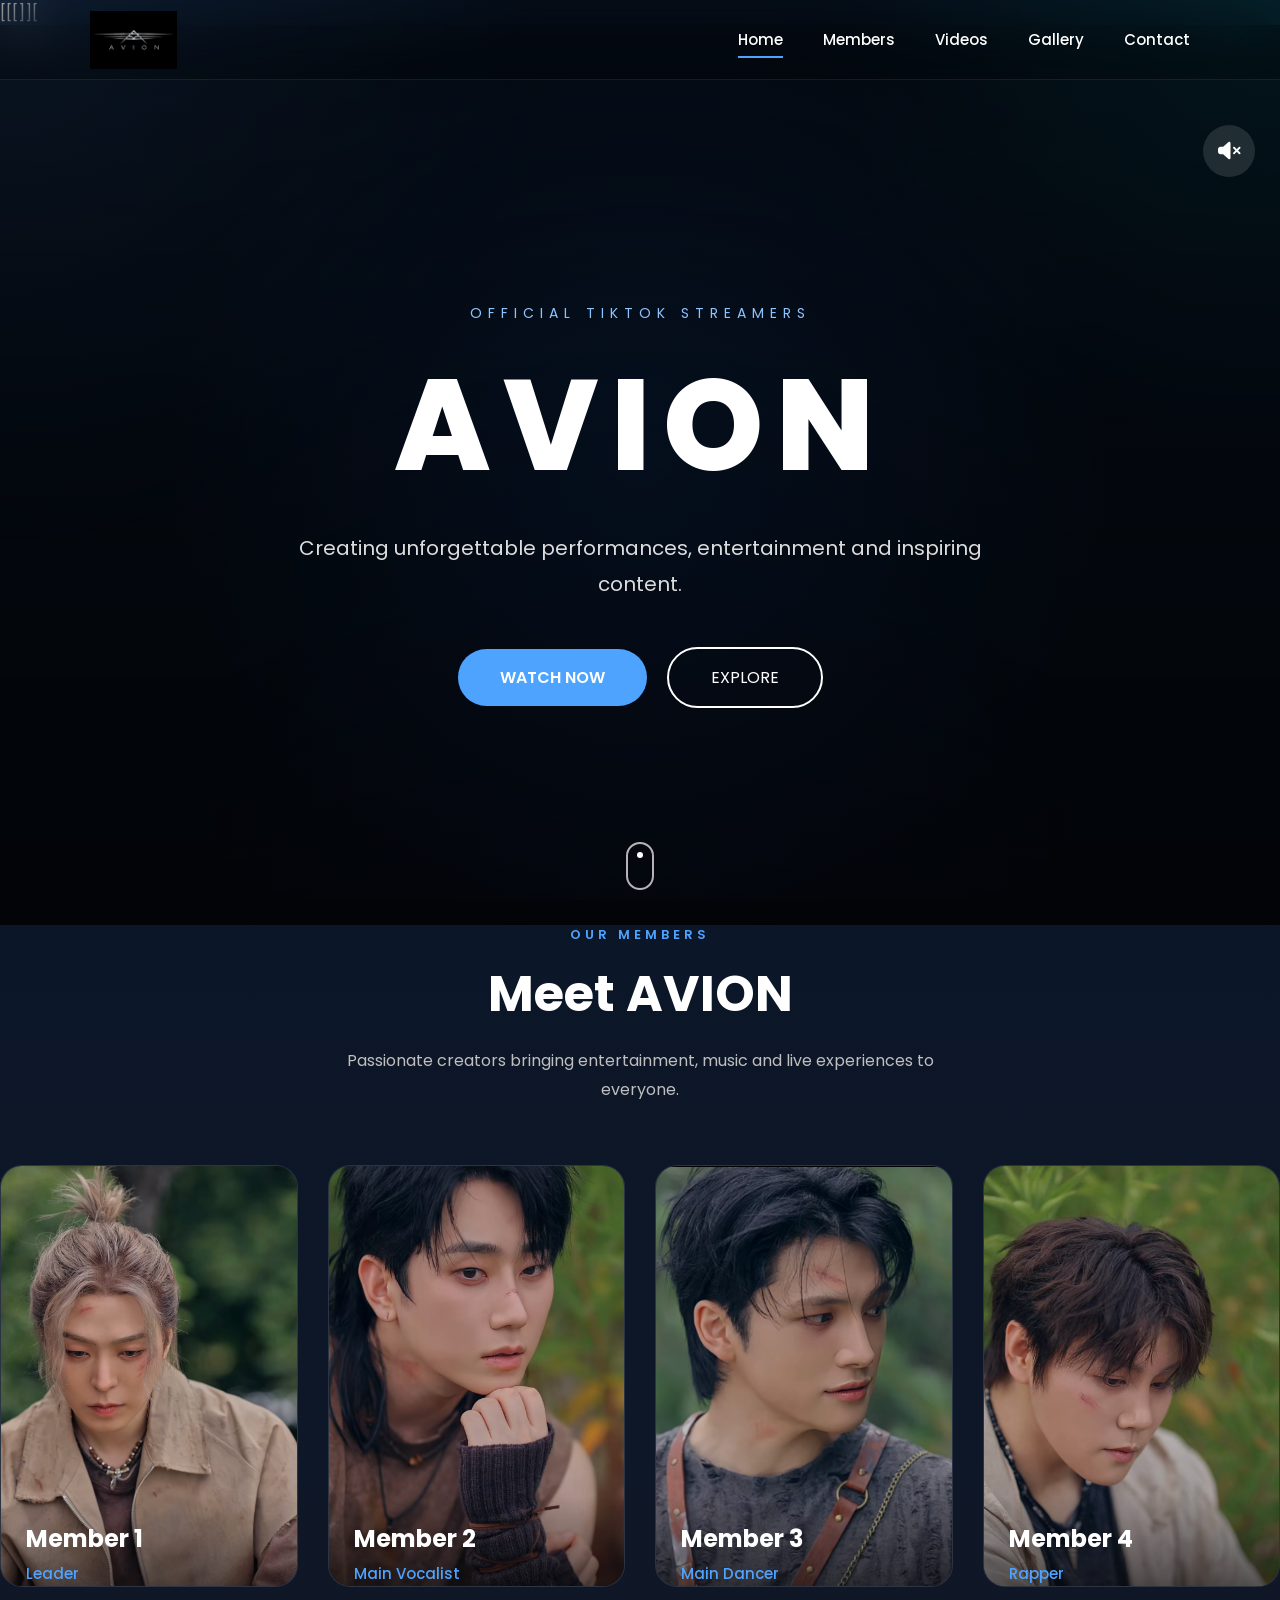
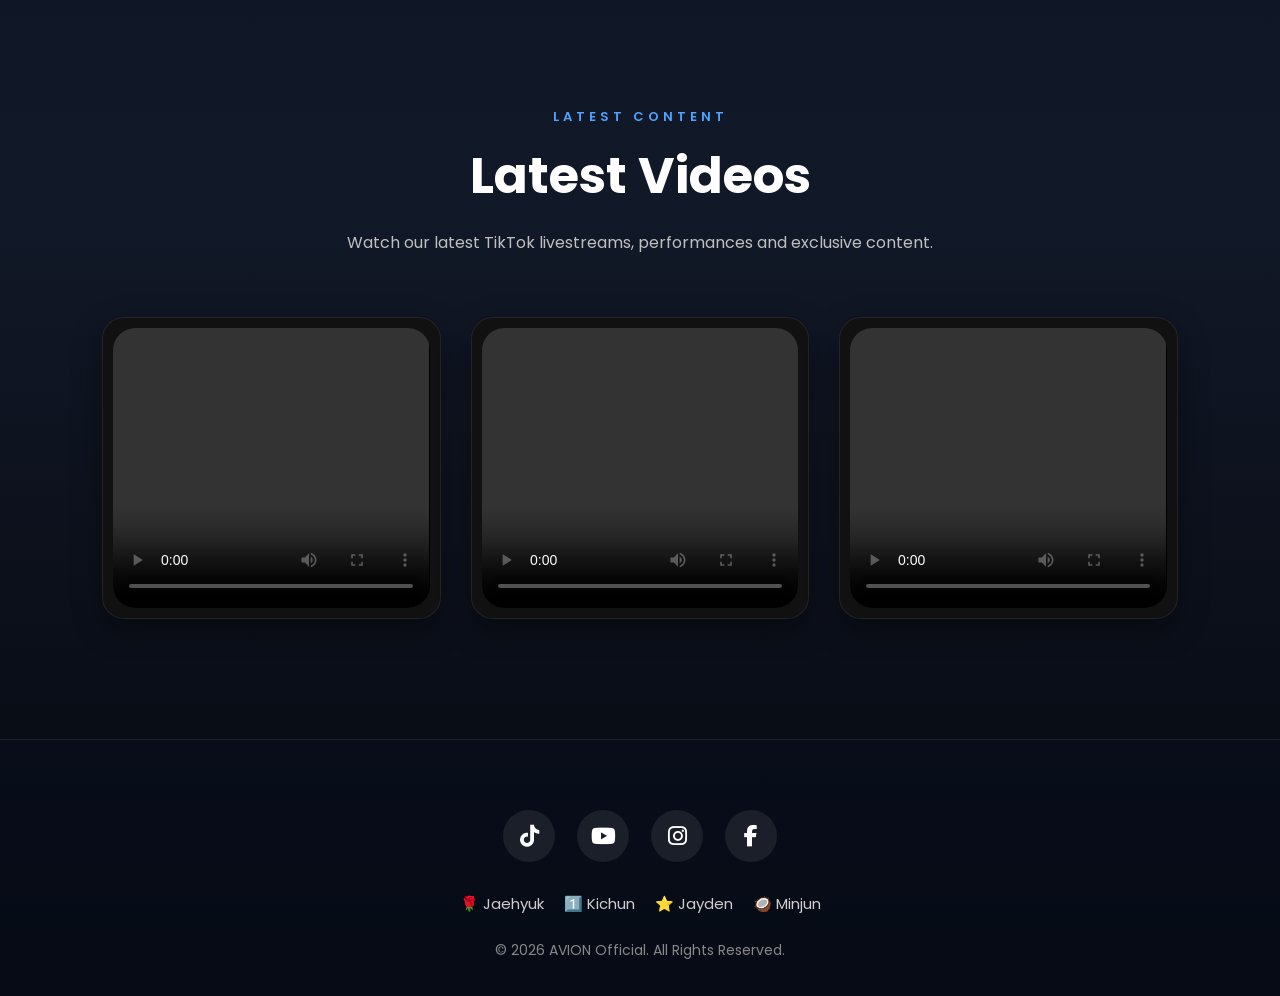
<file: index.html>
[[[<!DOCTYPE html>]][
<html lang="en">

<head>

<meta charset="UTF-8">

<meta name="viewport"
content="width=device-width, initial-scale=1.0">

<title>AVION Official</title>

<link rel="stylesheet" href="assets/css/style.css">

<link rel="preconnect" href="https://fonts.googleapis.com">

<link rel="preconnect" href="https://fonts.gstatic.com" crossorigin>

<link href="https://fonts.googleapis.com/css2?family=Poppins:wght@300;400;500;600;700;800&display=swap" rel="stylesheet">

<link rel="stylesheet"
href="https://cdnjs.cloudflare.com/ajax/libs/font-awesome/6.6.0/css/all.min.css">

</head>

<body>

<header>

<nav class="navbar">

   <a href="index.html" class="logo">

        <img src="assets/images/logo/logo.png" alt="AVION">

    </a>

    <ul class="nav-links">

        <li><a class="active" href="index.html">Home</a></li>
        <li><a href="members.html">Members</a></li>
        <li><a href="videos.html">Videos</a></li>
        <li><a href="gallery.html">Gallery</a></li>
        <li><a href="contact.html">Contact</a></li>

    </ul>

    <div class="menu-btn">

        <i class="fa-solid fa-bars"></i>

    </div>

</nav>

<div class="mobile-menu">

    <a href="#">Home</a>
    <a href="members.html">Members</a>
    <a href="videos.html">Videos</a>
    <a href="gallery.html">Gallery</a>
    <a href="contact.html">Contact</a>

</div>

</header>

<!-- ===========================
     HERO SECTION
=========================== -->

<section class="hero">

    <!-- Background Video -->
    <video class="hero-video"
        autoplay
        muted
        loop
        playsinline>

        <source src="assets/videos/hero.mp4" type="video/mp4">

    </video>
<button class="sound-toggle">

    <i class="fa-solid fa-volume-xmark"></i>

</button>
    <!-- Dark Overlay -->
    <div class="hero-overlay"></div>

    <!-- Hero Content -->
    <div class="hero-content">

        <span class="hero-tag">
            OFFICIAL TIKTOK STREAMERS
        </span>

        <h1 class="hero-title">
            AVION
        </h1>

        <p class="hero-description">

            Creating unforgettable performances,
            entertainment and inspiring content.

        </p>

        <div class="hero-buttons">

            <a href="#" class="btn">
                WATCH NOW
            </a>

            <a href="#" class="btn-outline">
                EXPLORE
            </a>

        </div>

    </div>

    <!-- Scroll Indicator -->

    <div class="scroll-indicator">

        <span></span>

    </div>

</section>

<!-- ===========================
     MEMBERS SECTION
=========================== -->

<section class="members">

    <div class="section-title">

        <span>OUR MEMBERS</span>

        <h2>Meet AVION</h2>

        <p>
            Passionate creators bringing entertainment,
            music and live experiences to everyone.
        </p>

    </div>

    <div class="members-grid">

    <!-- Member 1 -->
    <div class="member-card">

        <img src="assets/images/members/member1.jpg" alt="Member 1">

        <div class="member-info">

            <h3>Member 1</h3>

            <p>Leader</p>
<div class="member-social">

    <a href="#">
        <i class="fa-brands fa-tiktok"></i>
    </a>

    <a href="#">
        <i class="fa-brands fa-instagram"></i>
    </a>

    <a href="#">
        <i class="fa-brands fa-facebook-f"></i>
    </a>

</div>
        </div>

    </div>

    <!-- Member 2 -->
    <div class="member-card">

        <img src="assets/images/members/member2.jpg" alt="Member 2">

        <div class="member-info">

            <h3>Member 2</h3>

            <p>Main Vocalist</p>
<div class="member-social">

    <a href="#">
        <i class="fa-brands fa-tiktok"></i>
    </a>

    <a href="#">
        <i class="fa-brands fa-instagram"></i>
    </a>

    <a href="#">
        <i class="fa-brands fa-facebook-f"></i>
    </a>

</div>
        </div>

    </div>

    <!-- Member 3 -->
    <div class="member-card">

        <img src="assets/images/members/member3.jpg" alt="Member 3">

        <div class="member-info">

            <h3>Member 3</h3>

            <p>Main Dancer</p>
<div class="member-social">

    <a href="#">
        <i class="fa-brands fa-tiktok"></i>
    </a>

    <a href="#">
        <i class="fa-brands fa-instagram"></i>
    </a>

    <a href="#">
        <i class="fa-brands fa-facebook-f"></i>
    </a>

</div>
        </div>

    </div>

    <!-- Member 4 -->
    <div class="member-card">

        <img src="assets/images/members/member4.jpg" alt="Member 4">

        <div class="member-info">

            <h3>Member 4</h3>

            <p>Rapper</p>
<div class="member-social">

    <a href="#">
        <i class="fa-brands fa-tiktok"></i>
    </a>

    <a href="#">
        <i class="fa-brands fa-instagram"></i>
    </a>

    <a href="#">
        <i class="fa-brands fa-facebook-f"></i>
    </a>

</div>
        </div>

    </div>

</div>
    
</section>

    <!-- ===========================
     LATEST VIDEOS
=========================== -->

<section class="videos">

    <div class="section-title">

        <span>LATEST CONTENT</span>

        <h2>Latest Videos</h2>

        <p>
            Watch our latest TikTok livestreams, performances and exclusive content.
        </p>

    </div>

   <div class="video-grid">

    <!-- Video 1 -->
    <div class="video-card">

        <video class="video-preview" controls preload="metadata">

            <source src="assets/videos/video1.mp4" type="video/mp4">

        </video>

    </div>

    <!-- Video 2 -->
    <div class="video-card">

        <video class="video-preview" controls preload="metadata">

            <source src="assets/videos/video2.mp4" type="video/mp4">

        </video>

    </div>

    <!-- Video 3 -->
    <div class="video-card">

        <video class="video-preview" controls preload="metadata">

            <source src="assets/videos/video3.mp4" type="video/mp4">

        </video>

    </div>

</div>

</section>

<!-- ===========================
     FOOTER
=========================== -->
<footer class="footer">

    <div class="footer-social">

        <a href="#" title="Official TikTok">
            <i class="fa-brands fa-tiktok"></i>
        </a>

        <a href="#" title="YouTube">
            <i class="fa-brands fa-youtube"></i>
        </a>

        <a href="#" title="Instagram">
            <i class="fa-brands fa-instagram"></i>
        </a>

        <a href="#" title="Facebook">
            <i class="fa-brands fa-facebook-f"></i>
        </a>

    </div>

    <div class="footer-members">

        <a href="#">🌹 Jaehyuk</a>
        <a href="#">1️⃣ Kichun</a>
        <a href="#">⭐ Jayden</a>
        <a href="#">🥥 Minjun</a>

    </div>

    <p>© 2026 AVION Official. All Rights Reserved.</p>

</footer>

<script src="assets/js/app.js"></script>

</body>

</html>
</file>
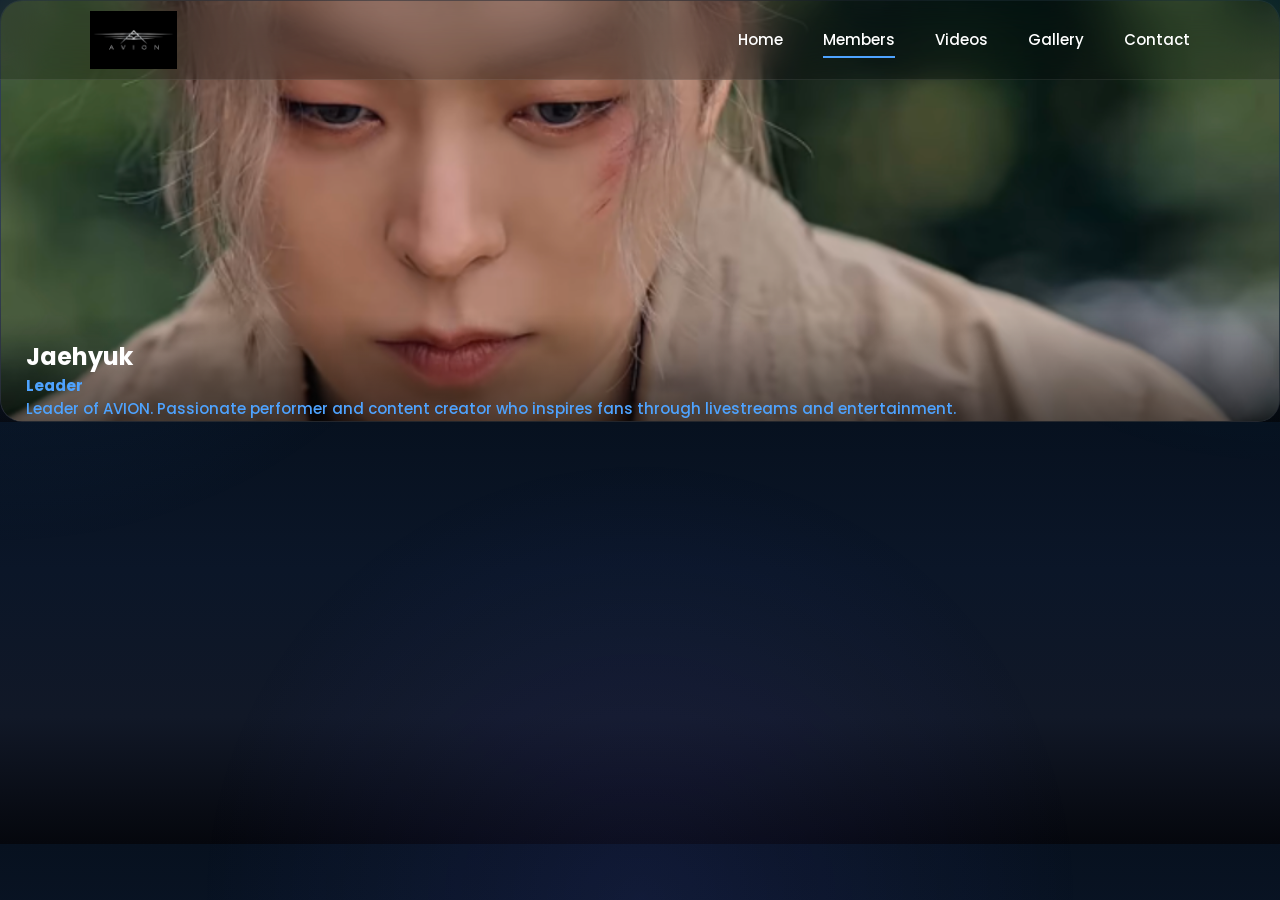
<file: jaehyuk.html>
<!DOCTYPE html>
<html lang="en">

<head>

<meta charset="UTF-8">
<meta name="viewport" content="width=device-width, initial-scale=1.0">

<title>Jaehyuk | AVION Official</title>

<link rel="stylesheet" href="assets/css/style.css">

<link rel="stylesheet"
href="https://cdnjs.cloudflare.com/ajax/libs/font-awesome/6.6.0/css/all.min.css">

</head>

<body>

<header>

<nav class="navbar">

<a href="index.html" class="logo">
<img src="assets/images/logo/logo.png" alt="AVION">
</a>

<ul class="nav-links">

<li><a href="index.html">Home</a></li>
<li><a href="members.html" class="active">Members</a></li>
<li><a href="videos.html">Videos</a></li>
<li><a href="gallery.html">Gallery</a></li>
<li><a href="contact.html">Contact</a></li>

</ul>

</nav>

</header>

<section class="members">

<div class="member-card">

<img src="assets/images/members/member1.jpg" alt="Jaehyuk">

<div class="member-info">

<h2>Jaehyuk</h2>

<p><strong>Leader</strong></p>

<p>
Leader of AVION. Passionate performer and content creator who inspires fans through livestreams and entertainment.
</p>

<div class="member-social">

<a href="#"><i class="fa-brands fa-tiktok"></i></a>

<a href="#"><i class="fa-brands fa-instagram"></i></a>

<a href="#"><i class="fa-brands fa-facebook-f"></i></a>

</div>

</div>

</div>

</section>

<script src="assets/js/app.js"></script>

</body>

</html>
</file>
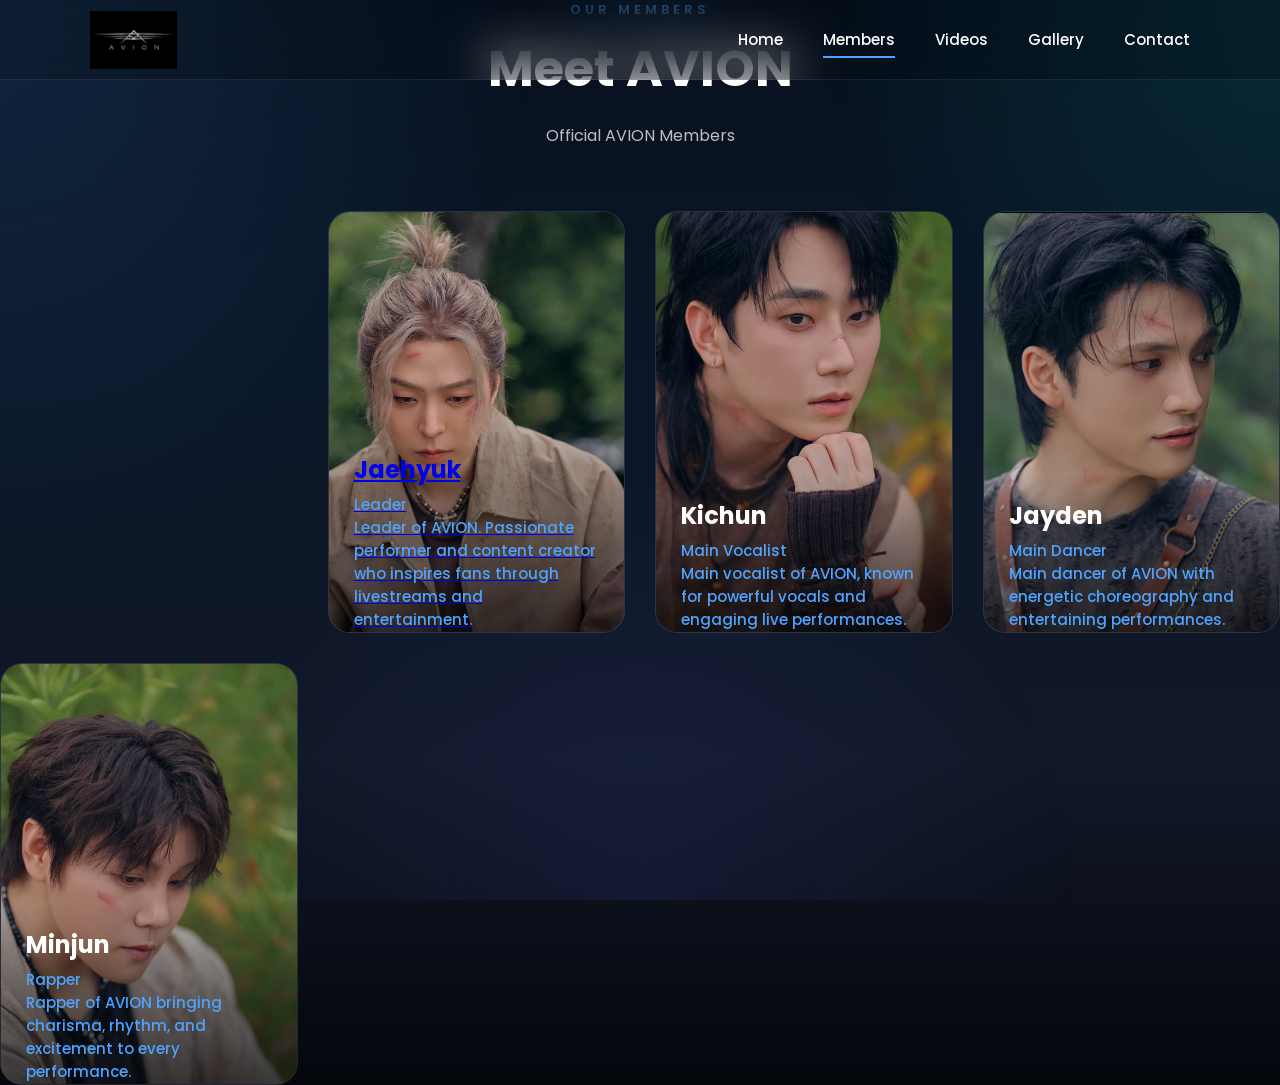
<file: members.html>
<!DOCTYPE html>
<html lang="en">

<head>

<meta charset="UTF-8">
<meta name="viewport" content="width=device-width, initial-scale=1.0">

<title>AVION Members</title>

<link rel="stylesheet" href="assets/css/style.css">

<link rel="stylesheet"
href="https://cdnjs.cloudflare.com/ajax/libs/font-awesome/6.6.0/css/all.min.css">

</head>

<body>

<header>

<nav class="navbar">

<a href="index.html" class="logo">
<img src="assets/images/logo/logo.png" alt="AVION">
</a>

<ul class="nav-links">

<li><a href="index.html">Home</a></li>
<li><a class="active" href="members.html">Members</a></li>
<li><a href="videos.html">Videos</a></li>
<li><a href="gallery.html">Gallery</a></li>
<li><a href="contact.html">Contact</a></li>

</ul>

</nav>

</header>

<section class="members">

<div class="section-title">

<span>OUR MEMBERS</span>

<h2>Meet AVION</h2>

<p>Official AVION Members</p>

</div>

<div class="members-grid">

   <!-- Member 1 -->
<a href="jaehyuk.html" target="_blank" class="member-link">

<div class="member-card">

        <img src="assets/images/members/member1.jpg" alt="Member 1">

        <div class="member-info">

            <h3>Jaehyuk</h3>

            <p>Leader</p>

            <p>
                Leader of AVION. Passionate performer and content creator who inspires fans through livestreams and entertainment.
            </p>

            <div class="member-social">

                <a href="#"><i class="fa-brands fa-tiktok"></i></a>
                <a href="#"><i class="fa-brands fa-instagram"></i></a>
                <a href="#"><i class="fa-brands fa-facebook-f"></i></a>

            </div>

               </div>

    </div>

</a>

    <!-- Member 2 -->
    <div class="member-card">

        <img src="assets/images/members/member2.jpg" alt="Member 2">

        <div class="member-info">

            <h3>Kichun</h3>

            <p>Main Vocalist</p>

            <p>
                Main vocalist of AVION, known for powerful vocals and engaging live performances.
            </p>

            <div class="member-social">

                <a href="#"><i class="fa-brands fa-tiktok"></i></a>
                <a href="#"><i class="fa-brands fa-instagram"></i></a>
                <a href="#"><i class="fa-brands fa-facebook-f"></i></a>

            </div>

        </div>

    </div>

    <!-- Member 3 -->
    <div class="member-card">

        <img src="assets/images/members/member3.jpg" alt="Member 3">

        <div class="member-info">

            <h3>Jayden</h3>

            <p>Main Dancer</p>

            <p>
                Main dancer of AVION with energetic choreography and entertaining performances.
            </p>

            <div class="member-social">

                <a href="#"><i class="fa-brands fa-tiktok"></i></a>
                <a href="#"><i class="fa-brands fa-instagram"></i></a>
                <a href="#"><i class="fa-brands fa-facebook-f"></i></a>

            </div>

        </div>

    </div>

    <!-- Member 4 -->
    <div class="member-card">

        <img src="assets/images/members/member4.jpg" alt="Member 4">

        <div class="member-info">

            <h3>Minjun</h3>

            <p>Rapper</p>

            <p>
                Rapper of AVION bringing charisma, rhythm, and excitement to every performance.
            </p>

            <div class="member-social">

                <a href="#"><i class="fa-brands fa-tiktok"></i></a>
                <a href="#"><i class="fa-brands fa-instagram"></i></a>
                <a href="#"><i class="fa-brands fa-facebook-f"></i></a>

            </div>

        </div>

    </div>

</div>

</section>

<script src="assets/js/app.js"></script>

</body>

</html>
</file>
<file: assets/css/style.css>
/* ===========================
   GOOGLE FONT
=========================== */

@import url('https://fonts.googleapis.com/css2?family=Poppins:wght@300;400;500;600;700;800&display=swap');

*{
    margin:0;
    padding:0;
    box-sizing:border-box;
    font-family:'Poppins',sans-serif;
}

html{
    scroll-behavior:smooth;
}

body{

    background:linear-gradient(
        180deg,
        #07111f 0%,
        #0b1628 35%,
        #111827 70%,
        #05070d 100%
    );

    color:#fff;

    overflow-x:hidden;

}

body::before{

    content:"";

    position:fixed;

    inset:0;

    background:

        radial-gradient(circle at top left,
        rgba(78,163,255,.14),
        transparent 35%),

        radial-gradient(circle at top right,
        rgba(0,255,255,.10),
        transparent 30%),

        radial-gradient(circle at bottom,
        rgba(100,100,255,.10),
        transparent 40%);

    pointer-events:none;

    z-index:-999;

}
/*=========================
 MOBILE
==========================*/

@media(max-width:768px){

.hero-tag{

letter-spacing:3px;

font-size:11px;

}

.hero-buttons{

    width:100%;

    flex-direction:column;

    justify-content:center;

    align-items:center;

    gap:16px;

}
.hero{

    padding:100px 20px 60px;

}

.hero-content{

    width:100%;

    max-width:100%;

    padding:0;

}

.hero-title{

    font-size:60px;

    letter-spacing:6px;

}

.hero-description{

    width:100%;

    max-width:320px;

    margin:20px auto;

    font-size:18px;

}

.hero-tag{

    font-size:12px;

    letter-spacing:2px;

}

.scroll-indicator{

    left:50%;

    transform:translateX(-50%);

}
.btn,

.btn-outline{

width:220px;

text-align:center;

}

}
/*=========================
 HERO
==========================*/

.hero{

    position:relative;

    width:100%;

    min-height:100vh;

    display:flex;

    justify-content:center;

    align-items:center;

    text-align:center;

    overflow:hidden;

    padding:120px 20px 60px;
    isolation:isolate;
}

/* Background */

.hero-video{

    position:absolute;

    top:0;

    left:0;

    width:100%;

    height:100%;

    object-fit:cover;

    z-index:-2;

}

.hero-overlay{

    position:absolute;

    inset:0;

    z-index:-1;

    background:
        linear-gradient(
            rgba(0,0,0,.45),
            rgba(0,0,0,.80)
        ),
        radial-gradient(
            circle at center,
            rgba(30,120,255,.18),
            transparent 60%
        );

}

.hero-content{

    position:relative;

    z-index:10;

    width:100%;

    max-width:900px;

    margin:0 auto;

    display:flex;

    flex-direction:column;

    justify-content:center;

    align-items:center;

    text-align:center;

    padding:20px;

}

.hero-tag{

    display:inline-block;

    letter-spacing:6px;

    color:#8ec5ff;

    font-size:14px;

    margin-bottom:18px;

}
.hero-title{

    font-size:clamp(60px,10vw,150px);

    font-weight:800;

    letter-spacing:12px;

    line-height:1;

    margin:20px 0;

    color:#fff;

    text-align:center;

    text-transform:uppercase;

    animation:fadeUp 1.2s ease;

}
.hero-description{

    margin-top:20px;

    color:#ddd;

    font-size:20px;

    line-height:1.8;

    max-width:700px;

    margin-left:auto;

    margin-right:auto;

    animation:fadeUp 1.6s ease;

}

.hero-buttons{

    margin-top:45px;

    display:flex;

    justify-content:center;

    align-items:center;

    flex-wrap:wrap;

    gap:20px;

    width:100%;

}
.btn{

    background:#4ea3ff;

    color:white;

    padding:16px 42px;

    border-radius:40px;

    text-decoration:none;

    transition:.35s;

    font-weight:600;

}

.btn:hover{

    transform:translateY(-4px);

    box-shadow:0 15px 35px rgba(78,163,255,.45);

}

.btn-outline{

    border:2px solid white;

    color:white;

    padding:16px 42px;

    border-radius:40px;

    text-decoration:none;

    transition:.35s;

}

.btn-outline:hover{

    background:white;

    color:#000;

}
@keyframes fadeUp{

    from{

        opacity:0;

        transform:translateY(40px);

    }

    to{

        opacity:1;

        transform:translateY(0);

    }

}

@keyframes zoomHero{

    from{

        transform:scale(1.08);

    }

    to{

        transform:scale(1.18);

    }

}
@keyframes scrollDown{

    0%{

        opacity:0;

        transform:translate(-50%,0);

    }

    30%{

        opacity:1;

    }

    100%{

        opacity:0;

        transform:translate(-50%,18px);

    }

}
/*==============================
 MEMBERS SECTION
==============================*/

}

.section-title{

    width:100%;

    max-width:800px;

    margin:0 auto 60px;

    text-align:center;

}
.section-title span{

    display:block;

    color:#4EA3FF;

    letter-spacing:4px;

    font-size:13px;

    font-weight:600;

    text-align:center;

}

.section-title h2{

    text-align:center;

    font-size:50px;

    margin-top:12px;

    margin-bottom:15px;

}

.section-title p{

    max-width:650px;

    margin:0 auto;

    text-align:center;

    color:#BFBFBF;

    line-height:1.8;

}
.members-grid{

    display:grid;

    grid-template-columns:repeat(4,1fr);

    gap:30px;

    margin-top:60px;

}
.member-card{

    position:relative;

    overflow:hidden;

    border-radius:22px;

    background:rgba(255,255,255,.05);

    border:1px solid rgba(255,255,255,.08);

    backdrop-filter:blur(15px);

    cursor:pointer;

    transition:.4s;

}
.member-card img{

    width:100%;

    height:420px;

    object-fit:cover;

    display:block;

    transition:transform .6s ease;

}
.member-card:hover{

    transform:translateY(-12px);

    border-color:#4EA3FF;

    box-shadow:
        0 20px 50px rgba(0,0,0,.45),
        0 0 25px rgba(78,163,255,.35);

}
.member-card:hover img{

    transform:scale(1.08);

}
.member-card:hover .member-info{

    bottom:0;

}
.member-info{

    position:absolute;

    left:0;

    bottom:-80px;

    width:100%;

    padding:25px;

    background:linear-gradient(

        transparent,

        rgba(0,0,0,.95)

    );

    transition:.45s ease;

}
.member-info h3{

    font-size:24px;

    font-weight:700;

    margin-bottom:6px;

}

.member-info p{

    color:#4EA3FF;

    font-size:15px;

    font-weight:500;

}
.member-social{

    display:flex;

    gap:12px;

    margin-top:18px;

}

.member-social a{

    width:38px;

    height:38px;

    display:flex;

    justify-content:center;

    align-items:center;

    border-radius:50%;

    background:rgba(255,255,255,.10);

    color:#fff;

    text-decoration:none;

    transition:.35s;

}

.member-social a:hover{

    background:#4EA3FF;

    transform:translateY(-4px);

}
/*==============================
 MEMBERS RESPONSIVE
==============================*/

/* Laptop */
@media (max-width:1200px){

    .members-grid{

        grid-template-columns:repeat(3,1fr);

    }

}

/* Tablet */
@media (max-width:900px){

    .members-grid{

        grid-template-columns:repeat(2,1fr);

    }

}

/* Mobile */
@media (max-width:600px){

    .members-grid{

        grid-template-columns:1fr;

    }

    .member-card img{

        height:380px;

    }

}
/*==============================
 SCROLL INDICATOR
==============================*/

.scroll-indicator{

    position:absolute;

    bottom:35px;

    left:50%;

    transform:translateX(-50%);

    z-index:20;

}

.scroll-indicator span{

    display:block;

    width:28px;

    height:48px;

    border:2px solid rgba(255,255,255,.7);

    border-radius:50px;

    position:relative;

}

.scroll-indicator span::before{

    content:"";

    position:absolute;

    left:50%;

    top:8px;

    transform:translateX(-50%);

    width:6px;

    height:6px;

    background:#ffffff;

    border-radius:50%;

    animation:scrollDown 2s infinite;

}
/*==============================
 PREMIUM NAVBAR
==============================*/

.navbar{

    position:fixed;

    top:0;

    left:0;

    width:100%;

    height:80px;

    padding:0 7%;

    display:flex;

    justify-content:space-between;

    align-items:center;

    z-index:9999;

    transition:.4s;

    background:rgba(0,0,0,.20);

    backdrop-filter:blur(25px);

    border-bottom:1px solid rgba(255,255,255,.08);

}

.navbar.scrolled{

    background:#090909;

    box-shadow:0 10px 40px rgba(0,0,0,.45);

}

.logo{

    display:flex;

    align-items:center;

    text-decoration:none;

}

.logo img{

    height:58px;

    width:auto;

    display:block;

    object-fit:contain;

}

.nav-links{

    display:flex;

    gap:40px;

    list-style:none;

}

.nav-links a{

    color:white;

    text-decoration:none;

    font-size:15px;

    font-weight:500;

    position:relative;

}

.nav-links a::after{

    content:"";

    position:absolute;

    left:0;

    bottom:-8px;

    width:0;

    height:2px;

    background:#4ea3ff;

    transition:.35s;

}

.nav-links a:hover::after,

.nav-links .active::after{

    width:100%;

}

.nav-links a:hover{

    color:#4ea3ff;

}
.menu-btn{

    display:none;

    font-size:28px;

    color:white;

    cursor:pointer;

}

.mobile-menu{

    position:fixed;

    top:80px;

    right:-100%;

    width:280px;

    height:calc(100vh - 80px);

    background:#090909;

    transition:.4s;

    display:flex;

    flex-direction:column;

    padding:40px;

    gap:25px;

    z-index:9998;

}

.mobile-menu.active{

    right:0;

}

.mobile-menu a{

    color:white;

    text-decoration:none;

    font-size:18px;

}
@media(max-width:900px){

    .nav-links{

        display:none;

    }

    .menu-btn{

        display:block;

    }

    .logo img{

        height:42px;

    }

}
/*==============================
 LATEST VIDEOS
==============================*/

.videos{

    padding:120px 8%;

    background:transparent;

}

.video-grid{

    display:grid;

    grid-template-columns:repeat(3,1fr);

    gap:30px;

    margin-top:60px;

}
.video-card{

    position:relative;

    overflow:hidden;

    border-radius:22px;

    cursor:pointer;

    background:#111;

    border:1px solid rgba(255,255,255,.08);
    box-shadow:0 10px 30px rgba(0,0,0,.35);

    padding:10px;
    transition:.4s;

}
.video-card:hover{

    transform:translateY(-10px);

    border-color:#4EA3FF;

    box-shadow:
        0 20px 50px rgba(0,0,0,.45),
        0 0 30px rgba(78,163,255,.35);

}

.video-card:hover .video-preview{

    transform:scale(1.03);

    transition:.4s;

}
.video-preview{

    width:100%;

    height:280px;

    display:block;

    object-fit:cover;

    border-radius:22px;

    background:#000;
    transition:.4s;

    cursor:pointer;
}
/*==============================
 SOUND BUTTON
==============================*/

.sound-toggle{

    position:absolute;

    top:100px;

    right:25px;

    width:52px;

    height:52px;

    border:none;

    border-radius:50%;

    background:rgba(255,255,255,.12);

    backdrop-filter:blur(12px);

    color:#fff;

    font-size:20px;

    cursor:pointer;

    z-index:100;

    transition:.35s;

}

.sound-toggle:hover{

    background:#4EA3FF;

    transform:scale(1.08);

}
/*==============================
 FOLLOW AVION
==============================*/

.follow{

    padding:120px 8%;

    background:#090909;

}

.follow-grid{

    margin-top:60px;

    display:grid;

    grid-template-columns:repeat(2,1fr);

    gap:30px;

}

.follow-card{

    background:rgba(255,255,255,.05);

    border:1px solid rgba(255,255,255,.08);

    border-radius:24px;

    padding:40px;

    text-align:center;

    backdrop-filter:blur(15px);

    transition:.35s;

}

.follow-card:hover{

    transform:translateY(-10px);

    border-color:#4EA3FF;

    box-shadow:
        0 20px 50px rgba(0,0,0,.45),
        0 0 25px rgba(78,163,255,.35);

}

.follow-card i{

    font-size:52px;

    color:#4EA3FF;

    margin-bottom:20px;

}

.follow-card h3{

    font-size:28px;

    margin-bottom:12px;

}

.follow-card p{

    color:#BFBFBF;

    margin-bottom:25px;

}

.follow-card a{

    display:inline-block;

    padding:12px 28px;

    border-radius:40px;

    text-decoration:none;

    color:#fff;

    border:2px solid #4EA3FF;

    transition:.35s;

}

.follow-card a:hover{

    background:#4EA3FF;

}
/*==============================
 FOLLOW RESPONSIVE
==============================*/

@media(max-width:900px){

    .follow-grid{

        grid-template-columns:repeat(2,1fr);

    }

}

@media(max-width:600px){

    .follow-grid{

        grid-template-columns:1fr;

    }

    .follow-card{

        padding:30px 20px;

    }

    .follow-card h3{

        font-size:22px;

    }

    .follow-card i{

        font-size:42px;

    }

}
/*==============================
 FOOTER
==============================*/

.footer{

   background:rgba(8,15,30,.55);

    padding:70px 8% 35px;

    border-top:1px solid rgba(255,255,255,.08);

    text-align:center;

}

.footer-social{

    display:flex;

    justify-content:center;

    gap:22px;

    margin-bottom:30px;

}

.footer-social a{

    width:52px;

    height:52px;

    display:flex;

    justify-content:center;

    align-items:center;

    border-radius:50%;

    background:rgba(255,255,255,.08);

    color:#fff;

    text-decoration:none;

    font-size:22px;

    transition:.35s;

}

.footer-social a:hover{

    background:#4EA3FF;

    transform:translateY(-6px);

}

.footer-members{

    display:flex;

    justify-content:center;

    flex-wrap:wrap;

    gap:20px;

    margin-bottom:25px;

}

.footer-members a{

    color:#CFCFCF;

    text-decoration:none;

    font-size:15px;

    transition:.35s;

}

.footer-members a:hover{

    color:#4EA3FF;

}

.footer p{

    color:#888;

    font-size:14px;

    margin-top:15px;

}
/*==============================
 VIDEOS RESPONSIVE
==============================*/

/* Tablet */
@media (max-width:992px){

    .video-grid{

        grid-template-columns:repeat(2,1fr);

    }

}

/* Mobile */
@media (max-width:600px){

    .video-grid{

        grid-template-columns:1fr;

    }

    .video-preview{

        height:220px;

    }

}
</file>
